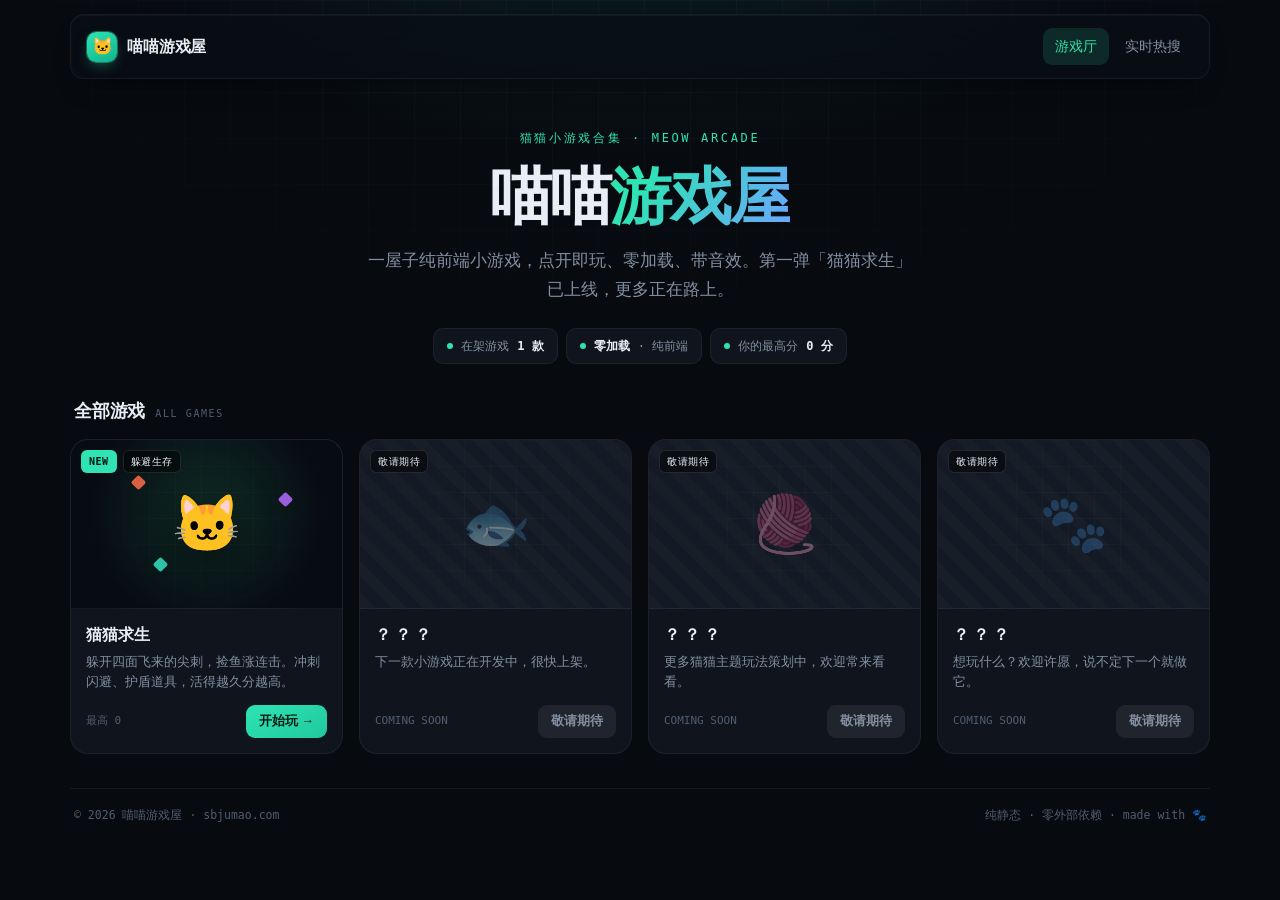
<file: index.html>
<!doctype html>
<html lang="zh-CN">
<head>
<meta charset="utf-8">
<meta name="viewport" content="width=device-width, initial-scale=1">
<meta name="theme-color" content="#070a0f">
<meta name="description" content="喵喵游戏屋 — 纯前端小游戏合集，点开即玩、零加载。第一弹：猫猫求生。">
<title>喵喵游戏屋 · 小游戏合集</title>
<link rel="stylesheet" href="/assets/base.css">
</head>
<body>
<main class="wrap">
  <header class="hd">
    <a class="logo" href="/"><span class="mk">🐱</span><b>喵喵游戏屋</b></a>
    <nav class="hnav">
      <a href="/" class="on">游戏厅</a>
      <a href="/trends.html">实时热搜</a>
    </nav>
  </header>

  <section class="hero center">
    <span class="kick">猫猫小游戏合集 · meow arcade</span>
    <h1>喵喵<span class="g">游戏屋</span></h1>
    <p class="lede">一屋子纯前端小游戏，点开即玩、零加载、带音效。第一弹「猫猫求生」已上线，更多正在路上。</p>
    <div class="facts">
      <span class="fact"><span class="d"></span>在架游戏 <b>1 款</b></span>
      <span class="fact"><span class="d"></span><b>零加载</b> · 纯前端</span>
      <span class="fact"><span class="d"></span>你的最高分 <b id="homeBest">—</b></span>
    </div>
  </section>

  <div class="sechead"><h2>全部游戏</h2><span class="tag">ALL GAMES</span></div>

  <section class="gwall">
    <a class="gcard" href="/play/survive.html">
      <div class="cover cover-survive">
        <div class="tags"><span class="gtag new">NEW</span><span class="gtag">躲避生存</span></div>
        <span class="spark" style="top:22%;left:23%;background:#ff6b4a"></span>
        <span class="spark" style="top:32%;right:19%;background:#b46aff"></span>
        <span class="spark" style="bottom:23%;left:31%;background:#36e6c4"></span>
        <span class="emoji">🐱</span>
      </div>
      <div class="cbody">
        <h3 class="gname">猫猫求生</h3>
        <p class="gdesc">躲开四面飞来的尖刺，捡鱼涨连击。冲刺闪避、护盾道具，活得越久分越高。</p>
        <div class="gfoot"><span id="cardBest">最高 0</span><span class="play">开始玩 →</span></div>
      </div>
    </a>

    <div class="gcard soon">
      <div class="cover"><div class="tags"><span class="gtag">敬请期待</span></div><span class="emoji">🐟</span></div>
      <div class="cbody"><h3 class="gname">？ ？ ？</h3><p class="gdesc">下一款小游戏正在开发中，很快上架。</p>
        <div class="gfoot"><span>COMING SOON</span><span class="play">敬请期待</span></div></div>
    </div>
    <div class="gcard soon">
      <div class="cover"><div class="tags"><span class="gtag">敬请期待</span></div><span class="emoji">🧶</span></div>
      <div class="cbody"><h3 class="gname">？ ？ ？</h3><p class="gdesc">更多猫猫主题玩法策划中，欢迎常来看看。</p>
        <div class="gfoot"><span>COMING SOON</span><span class="play">敬请期待</span></div></div>
    </div>
    <div class="gcard soon">
      <div class="cover"><div class="tags"><span class="gtag">敬请期待</span></div><span class="emoji">🐾</span></div>
      <div class="cbody"><h3 class="gname">？ ？ ？</h3><p class="gdesc">想玩什么？欢迎许愿，说不定下一个就做它。</p>
        <div class="gfoot"><span>COMING SOON</span><span class="play">敬请期待</span></div></div>
    </div>
  </section>

  <footer class="ft">
    <span>© <span id="yr"></span> 喵喵游戏屋 · sbjumao.com</span>
    <span>纯静态 · 零外部依赖 · made with 🐾</span>
  </footer>
</main>
<script>
  document.getElementById('yr').textContent=new Date().getFullYear();
  var _b=+(localStorage.getItem('sbjumao_survive_best')||0);
  document.getElementById('homeBest').textContent=_b+' 分';
  document.getElementById('cardBest').textContent='最高 '+_b;
</script>
</body>
</html>
</file>
<file: assets/base.css>
/* 喵喵游戏屋 · 全站共享样式（暗色科技风） */
:root{
  --bg:#070a0f; --surface:#0f141d; --surface-2:#131a25; --raise:#18212f;
  --line:rgba(255,255,255,.06); --line-2:rgba(255,255,255,.11);
  --text:#e9eef6; --muted:#838fa1; --dim:#525d70;
  --mint:#2fe3b4; --mint-soft:rgba(47,227,180,.13); --blue:#6aa6ff;
  --hot:#ff9a4d; --hot-hi:#ff5f7a; --purple:#b46aff;
  --r:13px; --r-lg:18px;
  --mono:ui-monospace,"SF Mono","JetBrains Mono","Cascadia Code",Menlo,Consolas,monospace;
  --sans:-apple-system,BlinkMacSystemFont,"Segoe UI","PingFang SC","Microsoft YaHei",sans-serif;
}
*{box-sizing:border-box}
html,body{margin:0;min-height:100%}
body{
  font-family:var(--sans);color:var(--text);line-height:1.5;
  background:radial-gradient(900px 440px at 50% -12%,rgba(47,227,180,.10),transparent 62%),var(--bg);
  -webkit-font-smoothing:antialiased;
}
body::before{
  content:"";position:fixed;inset:0;z-index:0;pointer-events:none;
  background-image:linear-gradient(rgba(255,255,255,.022) 1px,transparent 1px),
                   linear-gradient(90deg,rgba(255,255,255,.022) 1px,transparent 1px);
  background-size:46px 46px;
  -webkit-mask-image:radial-gradient(ellipse 82% 58% at 50% 0%,#000 28%,transparent 76%);
          mask-image:radial-gradient(ellipse 82% 58% at 50% 0%,#000 28%,transparent 76%);
}
.wrap{position:relative;z-index:1;width:min(1140px,calc(100vw - 30px));margin:0 auto;padding:0 0 60px}
a{color:inherit;text-decoration:none}
.mono{font-family:var(--mono);font-variant-numeric:tabular-nums}

/* ── header / 导航 ── */
.hd{position:sticky;top:0;z-index:20;display:flex;align-items:center;justify-content:space-between;
  gap:14px;padding:13px 16px;margin:14px 0 0;border:1px solid var(--line);border-radius:14px;
  background:rgba(10,14,21,.72);backdrop-filter:blur(14px) saturate(140%);
  box-shadow:0 1px 0 rgba(255,255,255,.04) inset,0 14px 30px -18px rgba(0,0,0,.7)}
.logo{display:flex;align-items:center;gap:10px;font-weight:800;letter-spacing:-.01em}
.logo .mk{display:grid;place-items:center;width:30px;height:30px;border-radius:9px;
  background:linear-gradient(150deg,var(--mint),#10b48b);color:#04140f;font-size:17px;
  box-shadow:0 0 0 1px rgba(47,227,180,.4),0 6px 16px -6px rgba(47,227,180,.6)}
.logo b{font-size:16px}.logo .tld{font-family:var(--mono);font-size:12px;color:var(--dim);font-weight:600}
.hnav{display:flex;align-items:center;gap:4px}
.hnav a{padding:8px 12px;border-radius:9px;font-size:14px;color:var(--muted);transition:.16s}
.hnav a:hover{color:var(--text);background:rgba(255,255,255,.05)}
.hnav a.on{color:var(--mint);background:var(--mint-soft)}
.back{display:inline-flex;align-items:center;gap:6px;font-family:var(--mono);font-size:12px;color:var(--muted)}
.back:hover{color:var(--mint)}

/* ── hero ── */
.hero{padding:46px 6px 26px}
.hero.center{text-align:center}
.hero.center .lede{margin-left:auto;margin-right:auto}
.kick{display:inline-flex;align-items:center;gap:9px;font-family:var(--mono);font-size:12px;
  letter-spacing:.22em;text-transform:uppercase;color:var(--mint);margin-bottom:18px}
.kick::before{content:"";width:26px;height:1px;background:linear-gradient(90deg,var(--mint),transparent)}
.hero.center .kick::before{display:none}
h1{margin:0;font-size:clamp(36px,6.4vw,62px);line-height:1.02;letter-spacing:-.035em;font-weight:850}
h1 .g{background:linear-gradient(120deg,var(--mint) 20%,var(--blue));-webkit-background-clip:text;background-clip:text;color:transparent}
.lede{max-width:560px;margin:18px 0 0;color:var(--muted);font-size:16.5px;line-height:1.75}
.facts{display:flex;flex-wrap:wrap;gap:8px;margin-top:24px}
.hero.center .facts{justify-content:center}
.fact{display:inline-flex;align-items:center;gap:8px;padding:8px 13px;border:1px solid var(--line);
  border-radius:10px;background:var(--surface);font-family:var(--mono);font-size:12px;color:var(--muted)}
.fact b{color:var(--text);font-weight:600}
.fact .d{width:6px;height:6px;border-radius:50%;background:var(--mint)}

/* ── 区块标题 ── */
.sechead{display:flex;align-items:baseline;gap:10px;margin:8px 4px 14px}
.sechead h2{margin:0;font-size:18px;font-weight:780;letter-spacing:-.01em}
.sechead .tag{font-family:var(--mono);font-size:10px;letter-spacing:.16em;color:var(--dim)}
.sechead .sp{margin-left:auto}

/* ── 游戏卡片墙 ── */
.gwall{display:grid;grid-template-columns:repeat(auto-fill,minmax(248px,1fr));gap:16px}
.gcard{position:relative;display:flex;flex-direction:column;border:1px solid var(--line);
  border-radius:var(--r-lg);overflow:hidden;background:var(--surface);color:inherit;
  box-shadow:0 1px 0 rgba(255,255,255,.04) inset;transition:transform .18s,border-color .18s,box-shadow .18s}
a.gcard:hover{transform:translateY(-4px);border-color:var(--line-2);box-shadow:0 26px 52px -26px rgba(0,0,0,.85)}
.cover{position:relative;aspect-ratio:16/10;display:grid;place-items:center;overflow:hidden;border-bottom:1px solid var(--line)}
.cover::after{content:"";position:absolute;inset:0;
  background-image:linear-gradient(rgba(255,255,255,.03) 1px,transparent 1px),linear-gradient(90deg,rgba(255,255,255,.03) 1px,transparent 1px);
  background-size:26px 26px;-webkit-mask-image:radial-gradient(circle at 50% 45%,#000,transparent 78%);mask-image:radial-gradient(circle at 50% 45%,#000,transparent 78%)}
.cover .emoji{position:relative;z-index:1;font-size:56px;filter:drop-shadow(0 8px 18px rgba(0,0,0,.55))}
.cover .spark{position:absolute;width:11px;height:11px;border-radius:2px;transform:rotate(45deg);z-index:1;opacity:.85}
.cover-survive{background:radial-gradient(circle at 50% 42%,#0f2c25,#070b12 72%)}
.tags{position:absolute;top:10px;left:10px;display:flex;gap:6px;z-index:2}
.gtag{font-family:var(--mono);font-size:10px;letter-spacing:.05em;padding:3px 7px;border-radius:6px;
  background:rgba(0,0,0,.5);border:1px solid var(--line-2);color:var(--text);backdrop-filter:blur(4px)}
.gtag.new{color:#03150f;background:var(--mint);border-color:transparent;font-weight:700}
.cbody{display:flex;flex-direction:column;flex:1;padding:14px 15px 15px}
.gname{font-size:16px;font-weight:800;margin:0 0 5px;letter-spacing:-.01em}
.gdesc{font-size:12.5px;color:var(--muted);line-height:1.6;margin:0 0 13px;min-height:40px}
.gfoot{display:flex;align-items:center;gap:8px;margin-top:auto;font-family:var(--mono);font-size:11px;color:var(--dim)}
.gfoot .play{margin-left:auto;color:#03150f;background:linear-gradient(150deg,var(--mint),#1fc99e);
  padding:7px 13px;border-radius:9px;font-family:var(--sans);font-weight:750;font-size:12.5px}
a.gcard:hover .play{box-shadow:0 8px 18px -8px rgba(47,227,180,.7)}
.gcard.soon .cover{background:repeating-linear-gradient(45deg,rgba(255,255,255,.014) 0 11px,transparent 11px 22px),var(--surface-2)}
.gcard.soon .cover .emoji{opacity:.45;filter:grayscale(.4)}
.gcard.soon .play{background:rgba(255,255,255,.07);color:var(--muted)}

/* ── 通用面板（热搜用） ── */
.panel{position:relative;border:1px solid var(--line);border-radius:var(--r-lg);overflow:hidden;
  background:linear-gradient(180deg,rgba(255,255,255,.026),rgba(255,255,255,0)),var(--surface);
  box-shadow:0 1px 0 rgba(255,255,255,.05) inset,0 24px 60px -28px rgba(0,0,0,.75)}
.phead{display:flex;align-items:center;gap:10px;padding:16px 18px;border-bottom:1px solid var(--line)}
.phead h2{margin:0;font-size:16px;font-weight:750;letter-spacing:-.01em}
.phead .tag{font-family:var(--mono);font-size:10px;letter-spacing:.16em;color:var(--dim);
  border:1px solid var(--line);border-radius:6px;padding:3px 7px}
.phead .sp{margin-left:auto}
.upd{font-family:var(--mono);font-size:11.5px;color:var(--dim)}.upd b{color:var(--mint);font-weight:500}
.pbody{padding:14px}
.pdot{width:7px;height:7px;border-radius:50%;background:var(--mint);box-shadow:0 0 0 0 rgba(47,227,180,.55);animation:pulse 2.2s infinite}
@keyframes pulse{0%{box-shadow:0 0 0 0 rgba(47,227,180,.5)}70%{box-shadow:0 0 0 7px rgba(47,227,180,0)}100%{box-shadow:0 0 0 0 rgba(47,227,180,0)}}

/* ── 热搜 ── */
.segs{display:flex;gap:4px;padding:4px;border:1px solid var(--line);border-radius:11px;background:rgba(0,0,0,.22);margin-bottom:14px}
.seg{flex:1;padding:9px 6px;border:0;border-radius:8px;background:transparent;color:var(--muted);
  font-family:var(--sans);font-size:13.5px;font-weight:650;cursor:pointer;transition:.16s;white-space:nowrap}
.seg:hover{color:var(--text)}
.seg.on{color:#03150f;background:linear-gradient(150deg,var(--mint),#1fc99e);box-shadow:0 6px 16px -8px rgba(47,227,180,.7)}
.tlist{display:flex;flex-direction:column;gap:6px;min-height:300px}
.trend{display:grid;grid-template-columns:34px 1fr auto;align-items:center;gap:12px;padding:11px 12px;
  border:1px solid var(--line);border-radius:12px;background:var(--surface-2);
  animation:rise .42s cubic-bezier(.2,.7,.3,1) both}
@keyframes rise{from{opacity:0;transform:translateY(7px)}to{opacity:1;transform:none}}
.trend:hover{border-color:var(--line-2);background:var(--raise)}
.rk{font-family:var(--mono);font-size:15px;font-weight:600;color:var(--dim);text-align:center}
.trend.top .rk{font-size:17px;color:var(--mint)}
.trend.top{border-color:rgba(47,227,180,.22);background:linear-gradient(100deg,rgba(47,227,180,.07),var(--surface-2) 38%)}
.tname{font-weight:650;font-size:14.5px;word-break:break-word;line-height:1.35}
.heat{height:4px;margin-top:7px;border-radius:3px;background:rgba(255,255,255,.07);overflow:hidden}
.heat i{display:block;height:100%;border-radius:3px;background:linear-gradient(90deg,var(--mint),var(--blue))}
.trend.top .heat i{background:linear-gradient(90deg,var(--hot),var(--hot-hi))}
.tval{font-family:var(--mono);font-size:11px;letter-spacing:.04em;color:var(--dim);white-space:nowrap}
.trend.top .tval{color:var(--hot)}
.tempty{display:grid;place-items:center;gap:6px;min-height:280px;color:var(--dim);text-align:center}
.tempty .mono{font-size:12px}

/* ── 游戏页 ── */
.gpage{max-width:940px;margin:0 auto}
.grow{display:flex;align-items:center;justify-content:space-between;gap:10px;margin-bottom:10px}
.lives{display:flex;align-items:center;gap:6px;font-size:11px;color:var(--muted);font-family:var(--mono)}
.hearts{display:flex;gap:4px}
.heart{width:13px;height:13px;border-radius:3px 50% 50% 50%;transform:rotate(45deg);
  background:linear-gradient(135deg,#ff5f7a,#ff8f6a);box-shadow:0 0 8px -1px rgba(255,95,122,.7)}
.heart.off{background:rgba(255,255,255,.08);box-shadow:none}
.shieldn{color:var(--blue)}
.mute{border:1px solid var(--line-2);background:rgba(255,255,255,.05);color:var(--muted);
  border-radius:9px;width:36px;height:30px;cursor:pointer;font-size:14px;line-height:1}
.mute:hover{background:rgba(255,255,255,.1)}
.hud{display:grid;grid-template-columns:repeat(4,1fr);gap:8px;margin-bottom:10px}
.hud div{padding:9px 11px;border:1px solid var(--line);border-radius:11px;background:var(--surface-2)}
.hud span{display:block;font-size:10px;color:var(--muted);letter-spacing:.02em;white-space:nowrap}
.hud b{font-family:var(--mono);font-size:19px;font-weight:600;letter-spacing:-.02em}
.hud .bw b{color:var(--mint)}
.dashbar{position:relative;height:18px;border-radius:7px;background:rgba(255,255,255,.06);
  border:1px solid var(--line);overflow:hidden;margin-bottom:12px}
.dashbar i{position:absolute;left:0;top:0;bottom:0;width:100%;border-radius:7px;
  background:linear-gradient(90deg,#7fe9ff,var(--blue));transition:width .08s linear}
.dashbar i.cool{background:rgba(255,255,255,.14)}
.dashbar label{position:absolute;inset:0;display:grid;place-items:center;font-family:var(--mono);
  font-size:10px;letter-spacing:.18em;color:#06131b;font-weight:700;mix-blend-mode:luminosity}
.stage{position:relative;line-height:0}
canvas{display:block;width:100%;aspect-ratio:8/5;height:auto;border-radius:13px;
  background:#070b12;border:1px solid var(--line);touch-action:none;cursor:crosshair}
.dashbtn{position:absolute;right:12px;bottom:12px;display:none;border:0;border-radius:50%;
  width:76px;height:76px;font-family:var(--sans);font-weight:850;font-size:14px;color:#03150f;
  background:radial-gradient(circle at 35% 30%,#9ff0ff,#3aa0e0);
  box-shadow:0 8px 22px -6px rgba(106,166,255,.7);cursor:pointer;touch-action:none;-webkit-user-select:none;user-select:none}
.dashbtn:active{transform:scale(.92)}
@media(hover:none) and (pointer:coarse){.dashbtn{display:block}}
.ctrl{display:flex;gap:10px;margin-top:12px}
.btn{flex:1;border:0;border-radius:12px;padding:13px;font-family:var(--sans);font-size:14.5px;font-weight:750;cursor:pointer;transition:.16s}
.btn.go{color:#03150f;background:linear-gradient(150deg,var(--mint),#1fc99e);box-shadow:0 10px 24px -10px rgba(47,227,180,.6)}
.btn.go:hover{transform:translateY(-1px);box-shadow:0 14px 28px -10px rgba(47,227,180,.7)}
.btn.gh{flex:0 0 auto;padding:13px 18px;color:var(--text);background:rgba(255,255,255,.06);border:1px solid var(--line-2)}
.btn.gh:hover{background:rgba(255,255,255,.1)}
.hint{margin:12px 2px 2px;font-family:var(--mono);font-size:11.5px;color:var(--dim);line-height:1.8}
.hint kbd{font-family:var(--mono);color:var(--muted);border:1px solid var(--line-2);border-radius:5px;padding:1px 6px;font-size:11px;background:rgba(255,255,255,.04)}

/* ── footer ── */
.ft{display:flex;flex-wrap:wrap;justify-content:space-between;gap:10px;margin-top:34px;padding:18px 4px 0;
  border-top:1px solid var(--line);font-family:var(--mono);font-size:11.5px;color:var(--dim)}
.ft a:hover{color:var(--mint)}

@media(max-width:880px){.hero{padding:34px 4px 22px}.lede{font-size:15.5px}}
@media(max-width:430px){.hud{grid-template-columns:repeat(2,1fr)}}
@media(prefers-reduced-motion:reduce){.pdot,.trend{animation:none!important}}

/* ── 排行榜 ── */
.subbar{display:flex;align-items:center;gap:10px;margin-top:12px;padding:11px 14px;border:1px solid rgba(47,227,180,.3);border-radius:12px;background:var(--mint-soft);flex-wrap:wrap}
.subbar .submsg{font-size:14px}.subbar .submsg b{font-family:var(--mono);color:var(--mint);font-size:18px}
.subname{flex:1;min-width:130px;padding:10px 12px;border:1px solid var(--line-2);border-radius:10px;background:rgba(0,0,0,.28);color:var(--text);font-family:var(--sans);font-size:14px}
.subname:focus{outline:none;border-color:var(--mint)}
.subdone{color:var(--mint);font-weight:700;font-family:var(--mono);font-size:13.5px}
.panel.lb{margin-top:16px}
.lbrefresh{border:1px solid var(--line-2);background:rgba(255,255,255,.05);color:var(--muted);border-radius:8px;padding:5px 10px;font-family:var(--mono);font-size:11px;cursor:pointer}
.lbrefresh:hover{color:var(--text)}
.lblist{list-style:none;margin:0;padding:0;display:flex;flex-direction:column;gap:5px}
.lbrow{display:grid;grid-template-columns:32px 1fr auto auto;gap:12px;align-items:center;padding:9px 12px;border:1px solid var(--line);border-radius:10px;background:var(--surface-2)}
.lbrow.me{border-color:rgba(47,227,180,.45);background:linear-gradient(100deg,rgba(47,227,180,.12),var(--surface-2) 42%)}
.lbrk{font-family:var(--mono);font-weight:700;text-align:center;color:var(--dim)}
.lbrow.t1 .lbrk{color:#ffd45e}.lbrow.t2 .lbrk{color:#cfd8e3}.lbrow.t3 .lbrk{color:#ff9a4d}
.lbname{font-weight:650;font-size:14px;overflow:hidden;text-overflow:ellipsis;white-space:nowrap}
.lbsc{font-family:var(--mono);font-weight:700;color:var(--mint)}
.lbt{font-family:var(--mono);font-size:11px;color:var(--dim)}
.lbempty,.lbfail{color:var(--dim);font-family:var(--mono);font-size:12px;text-align:center;padding:22px 0;list-style:none}
</file>
